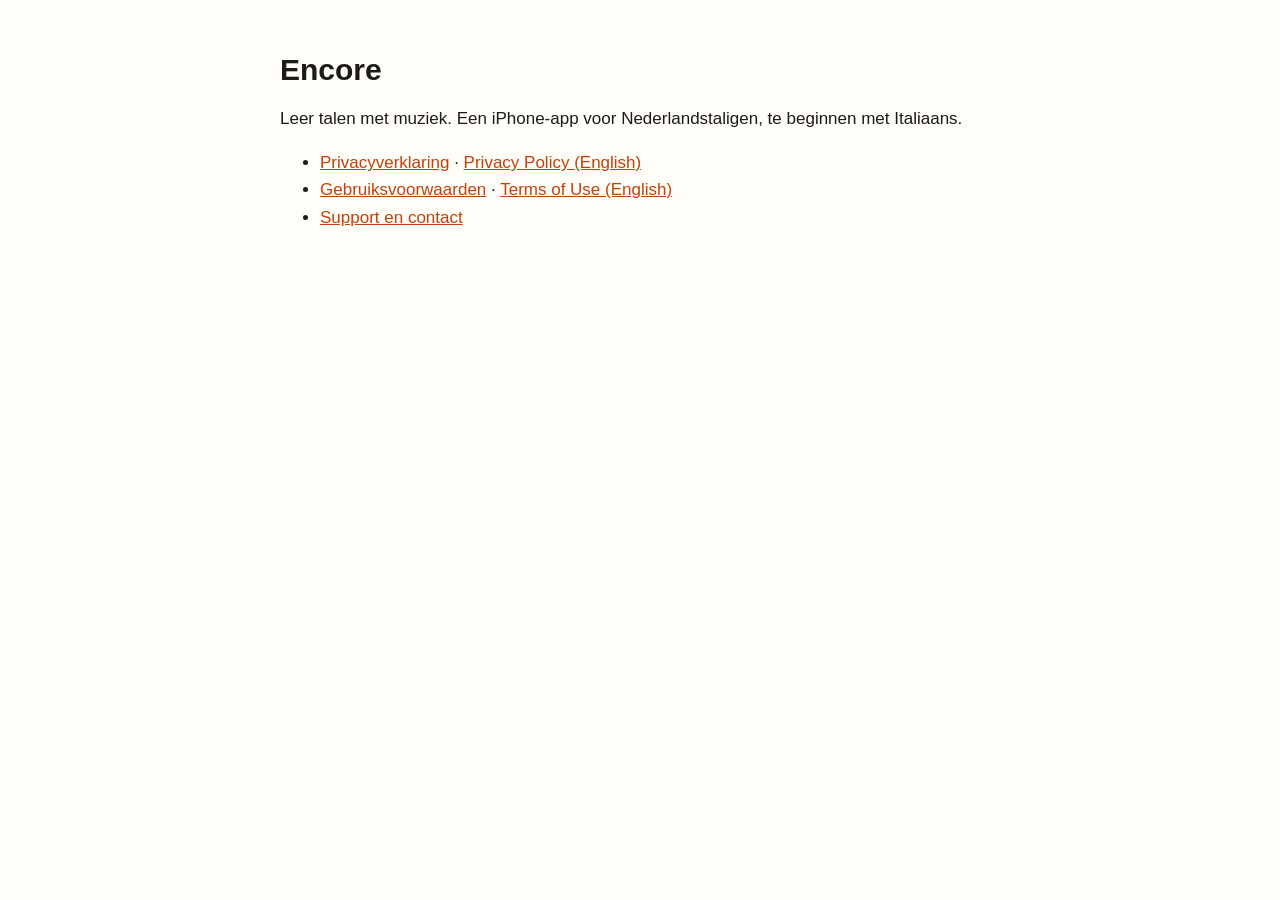
<file: index.html>
<!doctype html>
<html lang="nl">
<head>
<meta charset="utf-8"><meta name="viewport" content="width=device-width, initial-scale=1">
<title>Encore</title><link rel="stylesheet" href="style.css">
</head>
<body><main>
<h1>Encore</h1>
<p>Leer talen met muziek. Een iPhone-app voor Nederlandstaligen, te beginnen met Italiaans.</p>
<ul>
<li><a href="privacy.html">Privacyverklaring</a> · <a href="privacy-en.html">Privacy Policy (English)</a></li>
<li><a href="terms.html">Gebruiksvoorwaarden</a> · <a href="terms-en.html">Terms of Use (English)</a></li>
<li><a href="support.html">Support en contact</a></li>
</ul>
</main></body>
</html>
</file>
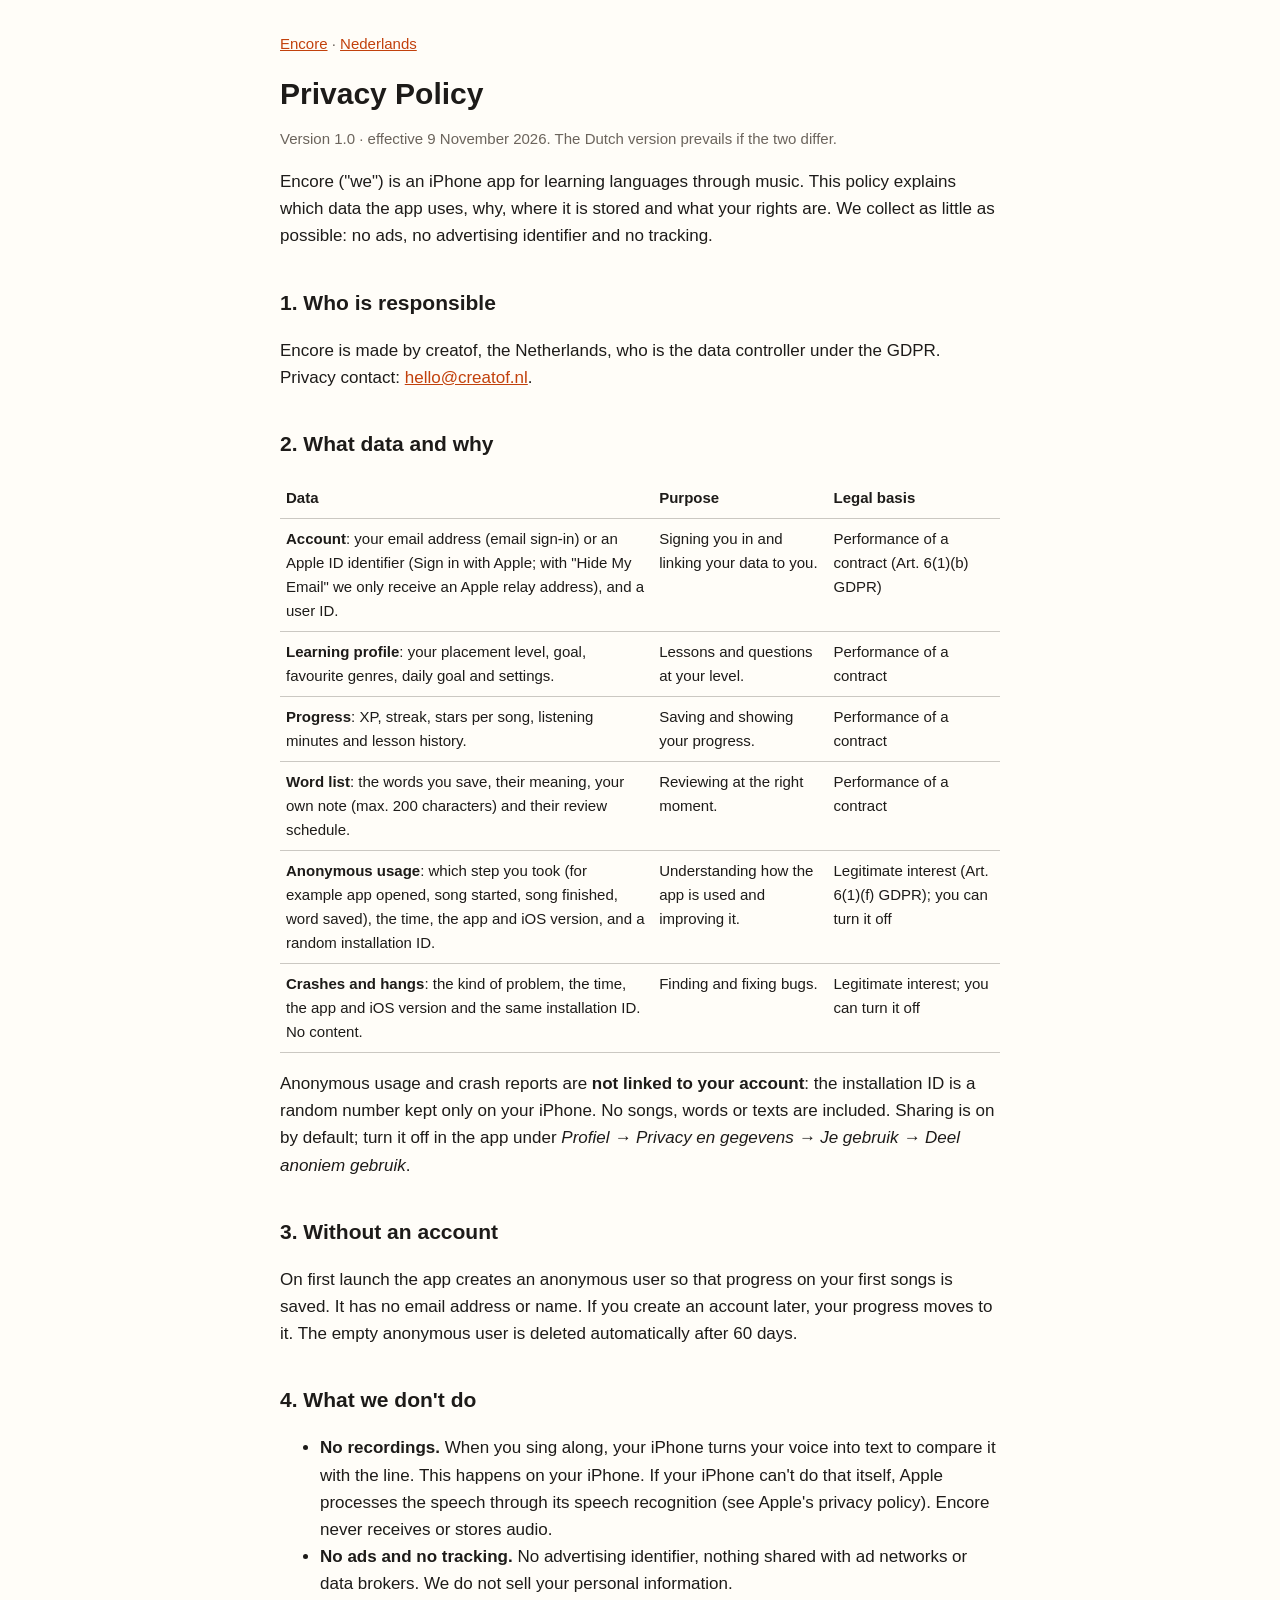
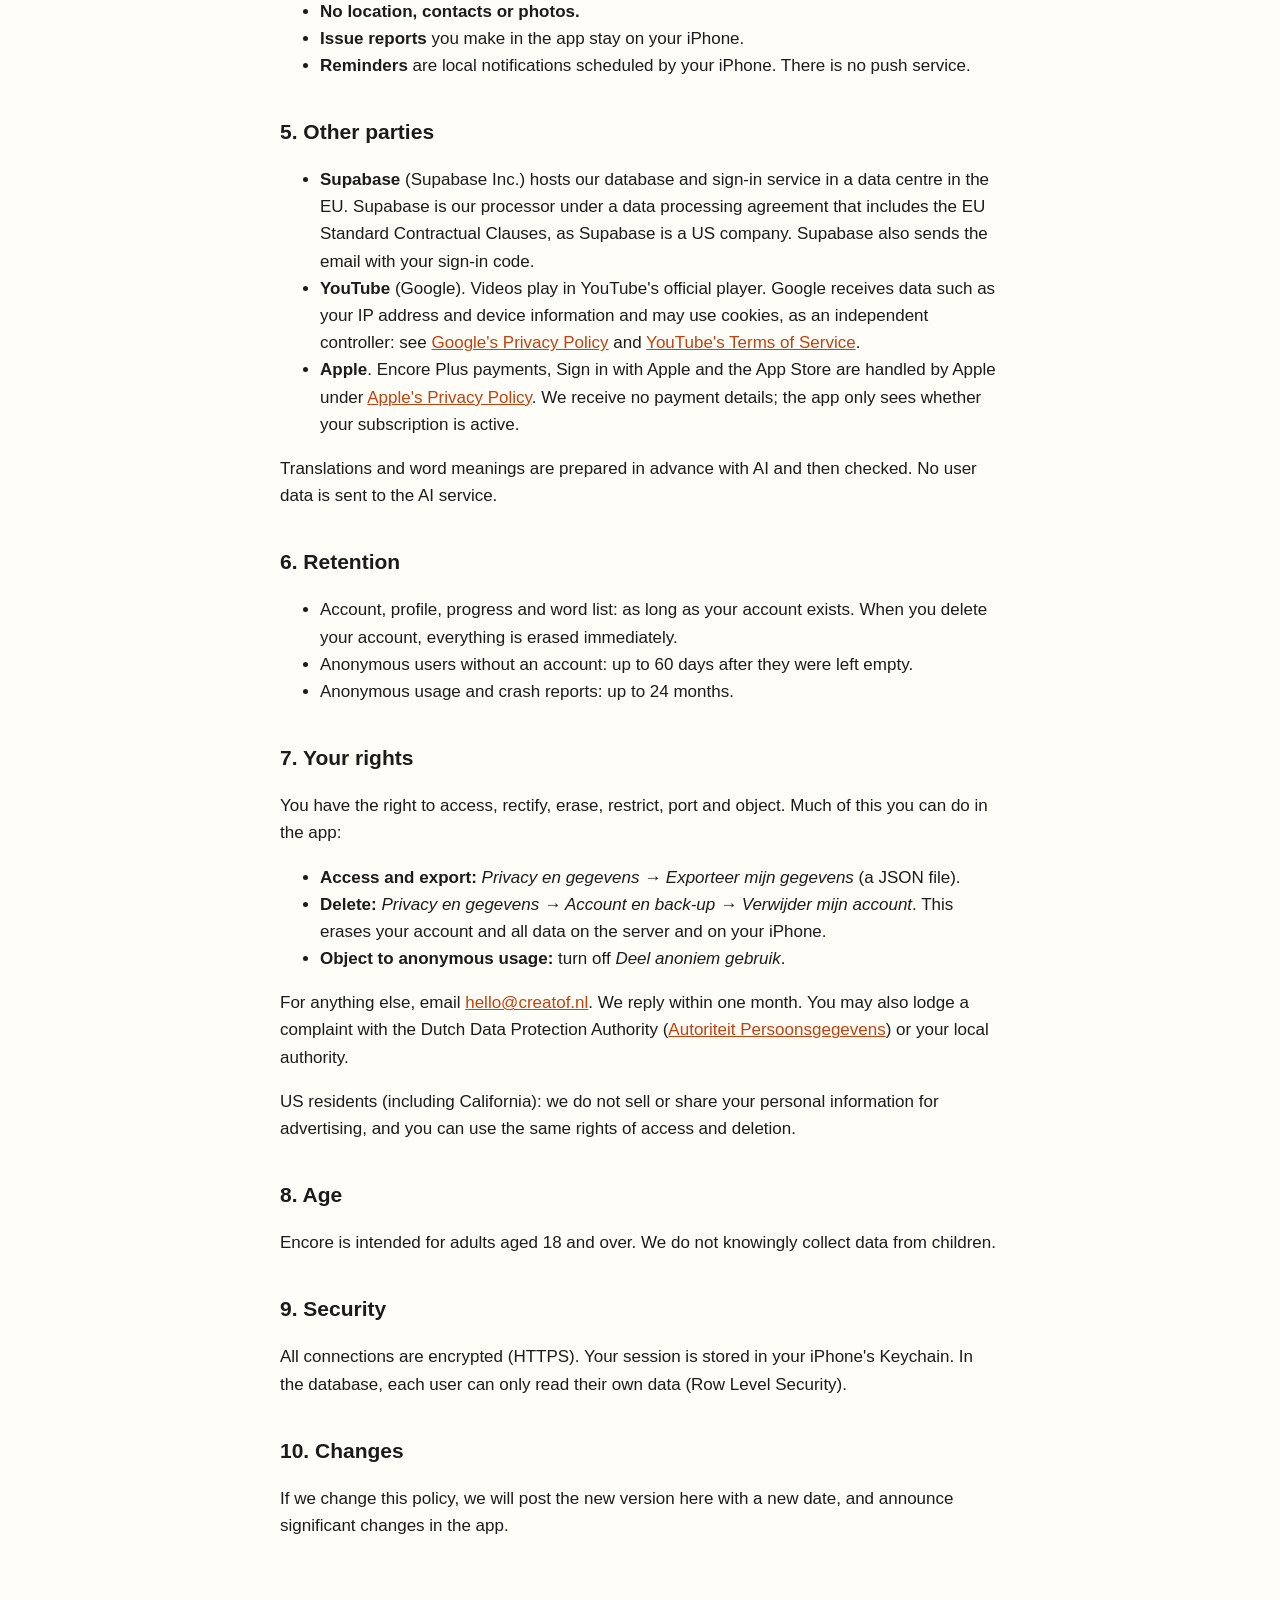
<file: privacy-en.html>
<!doctype html>
<html lang="en">
<head>
<meta charset="utf-8"><meta name="viewport" content="width=device-width, initial-scale=1">
<title>Encore Privacy Policy</title><link rel="stylesheet" href="style.css">
</head>
<body><main>
<nav><a href="index.html">Encore</a> · <a href="privacy.html">Nederlands</a></nav>
<h1>Privacy Policy</h1>
<p class="meta">Version 1.0 · effective 9 November 2026. The Dutch version prevails if the two differ.</p>

<p>Encore ("we") is an iPhone app for learning languages through music. This policy explains which data the app uses, why, where it is stored and what your rights are. We collect as little as possible: no ads, no advertising identifier and no tracking.</p>

<h2>1. Who is responsible</h2>
<p>Encore is made by creatof, the Netherlands, who is the data controller under the GDPR. Privacy contact: <a href="mailto:hello@creatof.nl">hello@creatof.nl</a>.</p>

<h2>2. What data and why</h2>
<table>
<tr><th>Data</th><th>Purpose</th><th>Legal basis</th></tr>
<tr><td><strong>Account</strong>: your email address (email sign-in) or an Apple ID identifier (Sign in with Apple; with "Hide My Email" we only receive an Apple relay address), and a user ID.</td><td>Signing you in and linking your data to you.</td><td>Performance of a contract (Art. 6(1)(b) GDPR)</td></tr>
<tr><td><strong>Learning profile</strong>: your placement level, goal, favourite genres, daily goal and settings.</td><td>Lessons and questions at your level.</td><td>Performance of a contract</td></tr>
<tr><td><strong>Progress</strong>: XP, streak, stars per song, listening minutes and lesson history.</td><td>Saving and showing your progress.</td><td>Performance of a contract</td></tr>
<tr><td><strong>Word list</strong>: the words you save, their meaning, your own note (max. 200 characters) and their review schedule.</td><td>Reviewing at the right moment.</td><td>Performance of a contract</td></tr>
<tr><td><strong>Anonymous usage</strong>: which step you took (for example app opened, song started, song finished, word saved), the time, the app and iOS version, and a random installation ID.</td><td>Understanding how the app is used and improving it.</td><td>Legitimate interest (Art. 6(1)(f) GDPR); you can turn it off</td></tr>
<tr><td><strong>Crashes and hangs</strong>: the kind of problem, the time, the app and iOS version and the same installation ID. No content.</td><td>Finding and fixing bugs.</td><td>Legitimate interest; you can turn it off</td></tr>
</table>
<p>Anonymous usage and crash reports are <strong>not linked to your account</strong>: the installation ID is a random number kept only on your iPhone. No songs, words or texts are included. Sharing is on by default; turn it off in the app under <em>Profiel → Privacy en gegevens → Je gebruik → Deel anoniem gebruik</em>.</p>

<h2>3. Without an account</h2>
<p>On first launch the app creates an anonymous user so that progress on your first songs is saved. It has no email address or name. If you create an account later, your progress moves to it. The empty anonymous user is deleted automatically after 60 days.</p>

<h2>4. What we don't do</h2>
<ul>
<li><strong>No recordings.</strong> When you sing along, your iPhone turns your voice into text to compare it with the line. This happens on your iPhone. If your iPhone can't do that itself, Apple processes the speech through its speech recognition (see Apple's privacy policy). Encore never receives or stores audio.</li>
<li><strong>No ads and no tracking.</strong> No advertising identifier, nothing shared with ad networks or data brokers. We do not sell your personal information.</li>
<li><strong>No location, contacts or photos.</strong></li>
<li><strong>Issue reports</strong> you make in the app stay on your iPhone.</li>
<li><strong>Reminders</strong> are local notifications scheduled by your iPhone. There is no push service.</li>
</ul>

<h2>5. Other parties</h2>
<ul>
<li><strong>Supabase</strong> (Supabase Inc.) hosts our database and sign-in service in a data centre in the EU. Supabase is our processor under a data processing agreement that includes the EU Standard Contractual Clauses, as Supabase is a US company. Supabase also sends the email with your sign-in code.</li>
<li><strong>YouTube</strong> (Google). Videos play in YouTube's official player. Google receives data such as your IP address and device information and may use cookies, as an independent controller: see <a href="https://policies.google.com/privacy">Google's Privacy Policy</a> and <a href="https://www.youtube.com/t/terms">YouTube's Terms of Service</a>.</li>
<li><strong>Apple</strong>. Encore Plus payments, Sign in with Apple and the App Store are handled by Apple under <a href="https://www.apple.com/legal/privacy/">Apple's Privacy Policy</a>. We receive no payment details; the app only sees whether your subscription is active.</li>
</ul>
<p>Translations and word meanings are prepared in advance with AI and then checked. No user data is sent to the AI service.</p>

<h2>6. Retention</h2>
<ul>
<li>Account, profile, progress and word list: as long as your account exists. When you delete your account, everything is erased immediately.</li>
<li>Anonymous users without an account: up to 60 days after they were left empty.</li>
<li>Anonymous usage and crash reports: up to 24 months.</li>
</ul>

<h2>7. Your rights</h2>
<p>You have the right to access, rectify, erase, restrict, port and object. Much of this you can do in the app:</p>
<ul>
<li><strong>Access and export:</strong> <em>Privacy en gegevens → Exporteer mijn gegevens</em> (a JSON file).</li>
<li><strong>Delete:</strong> <em>Privacy en gegevens → Account en back-up → Verwijder mijn account</em>. This erases your account and all data on the server and on your iPhone.</li>
<li><strong>Object to anonymous usage:</strong> turn off <em>Deel anoniem gebruik</em>.</li>
</ul>
<p>For anything else, email <a href="mailto:hello@creatof.nl">hello@creatof.nl</a>. We reply within one month. You may also lodge a complaint with the Dutch Data Protection Authority (<a href="https://autoriteitpersoonsgegevens.nl/en">Autoriteit Persoonsgegevens</a>) or your local authority.</p>
<p>US residents (including California): we do not sell or share your personal information for advertising, and you can use the same rights of access and deletion.</p>

<h2>8. Age</h2>
<p>Encore is intended for adults aged 18 and over. We do not knowingly collect data from children.</p>

<h2>9. Security</h2>
<p>All connections are encrypted (HTTPS). Your session is stored in your iPhone's Keychain. In the database, each user can only read their own data (Row Level Security).</p>

<h2>10. Changes</h2>
<p>If we change this policy, we will post the new version here with a new date, and announce significant changes in the app.</p>
</main></body>
</html>
</file>
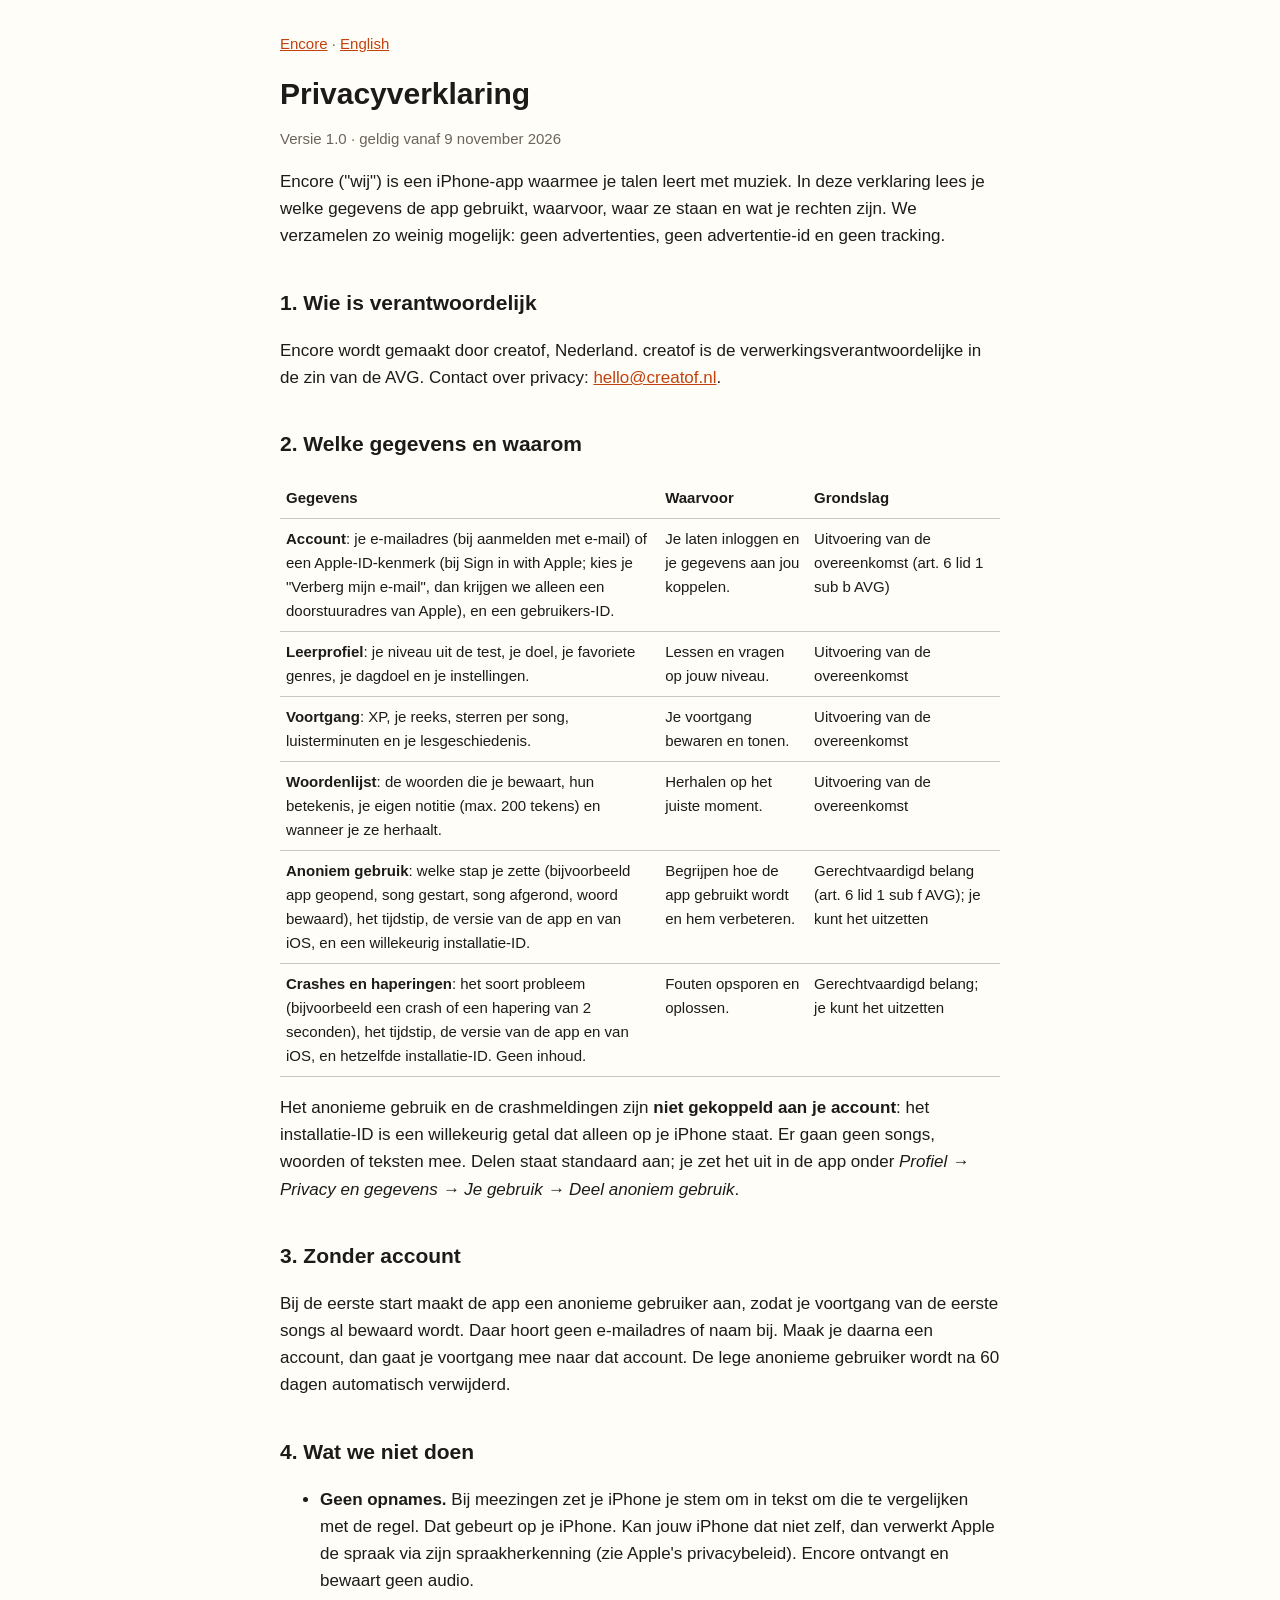
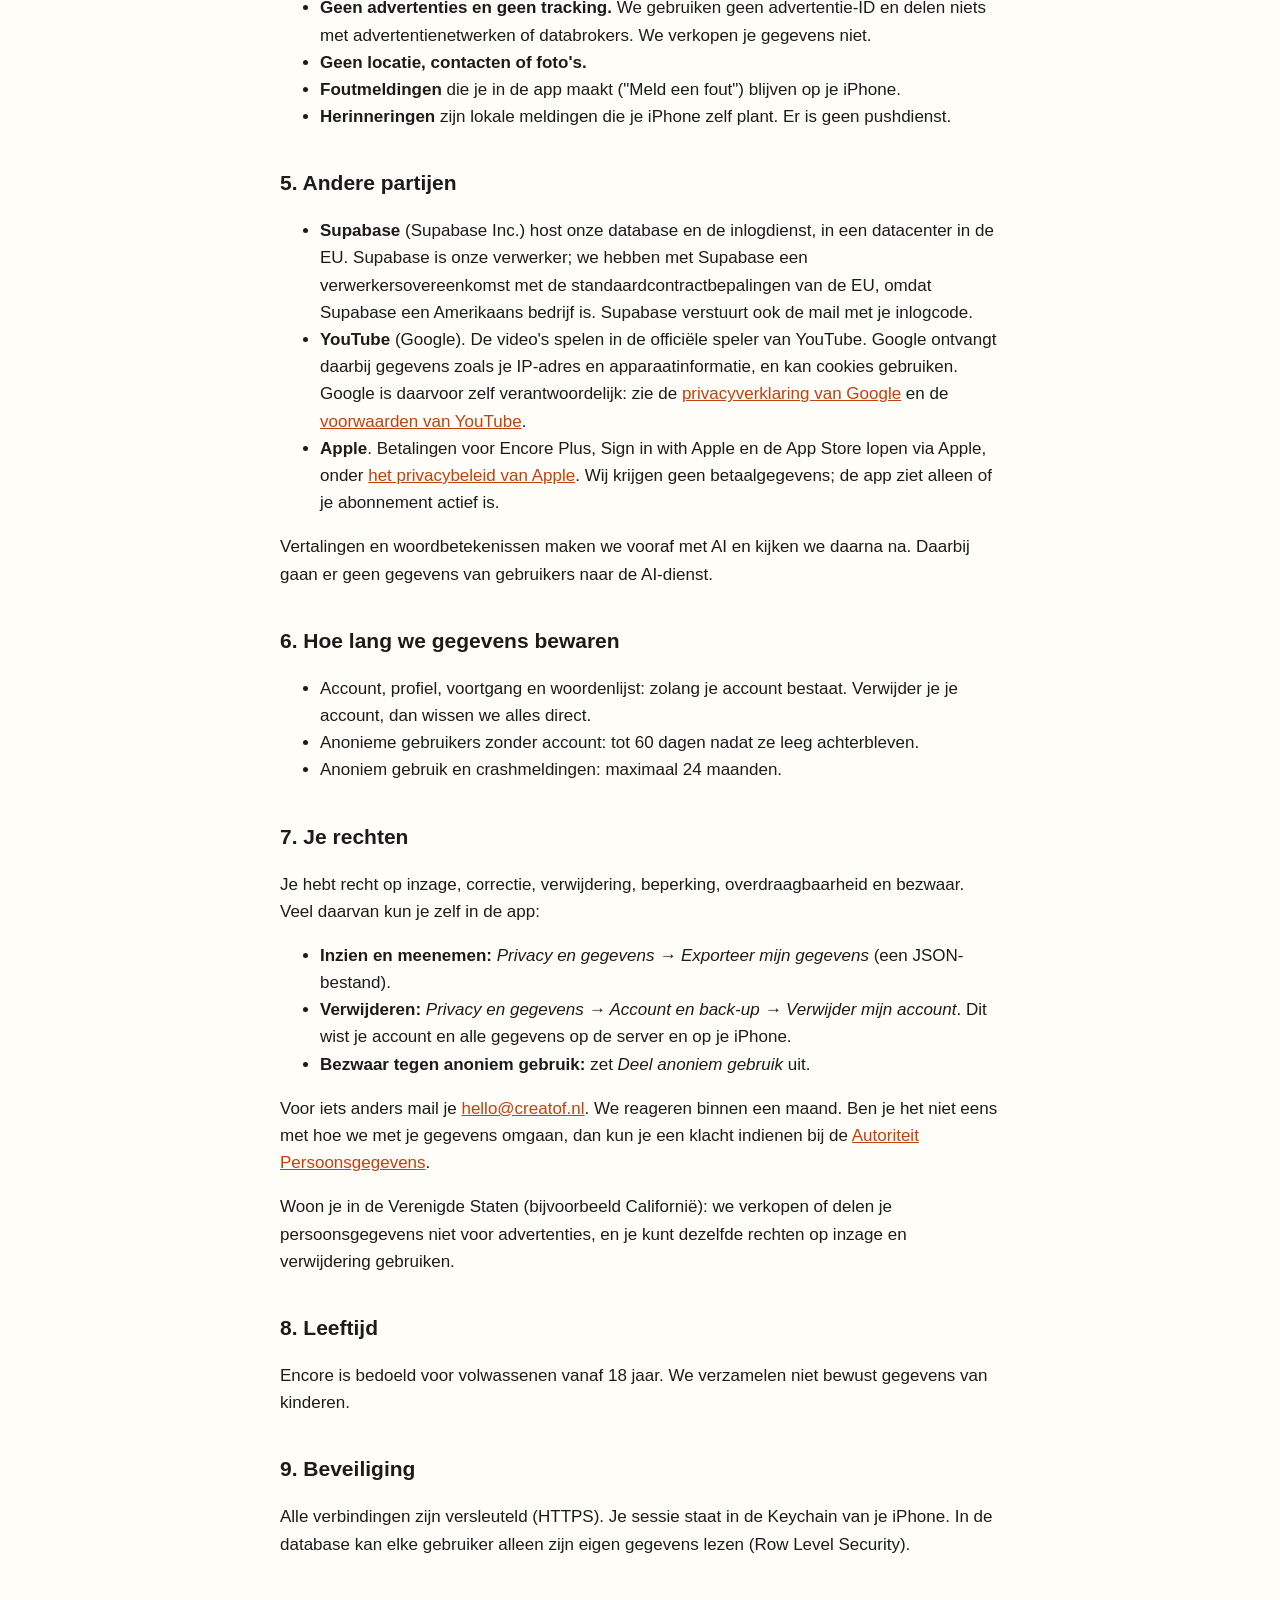
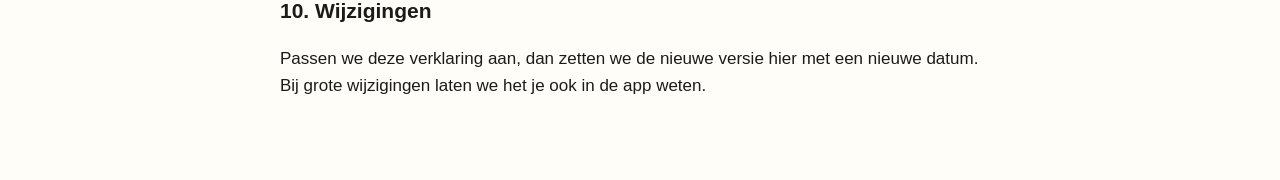
<file: privacy.html>
<!doctype html>
<html lang="nl">
<head>
<meta charset="utf-8"><meta name="viewport" content="width=device-width, initial-scale=1">
<title>Privacyverklaring Encore</title><link rel="stylesheet" href="style.css">
</head>
<body><main>
<nav><a href="index.html">Encore</a> · <a href="privacy-en.html">English</a></nav>
<h1>Privacyverklaring</h1>
<p class="meta">Versie 1.0 · geldig vanaf 9 november 2026</p>

<p>Encore ("wij") is een iPhone-app waarmee je talen leert met muziek. In deze verklaring lees je welke gegevens de app gebruikt, waarvoor, waar ze staan en wat je rechten zijn. We verzamelen zo weinig mogelijk: geen advertenties, geen advertentie-id en geen tracking.</p>

<h2>1. Wie is verantwoordelijk</h2>
<p>Encore wordt gemaakt door creatof, Nederland. creatof is de verwerkingsverantwoordelijke in de zin van de AVG. Contact over privacy: <a href="mailto:hello@creatof.nl">hello@creatof.nl</a>.</p>

<h2>2. Welke gegevens en waarom</h2>
<table>
<tr><th>Gegevens</th><th>Waarvoor</th><th>Grondslag</th></tr>
<tr><td><strong>Account</strong>: je e-mailadres (bij aanmelden met e-mail) of een Apple-ID-kenmerk (bij Sign in with Apple; kies je "Verberg mijn e-mail", dan krijgen we alleen een doorstuuradres van Apple), en een gebruikers-ID.</td><td>Je laten inloggen en je gegevens aan jou koppelen.</td><td>Uitvoering van de overeenkomst (art. 6 lid 1 sub b AVG)</td></tr>
<tr><td><strong>Leerprofiel</strong>: je niveau uit de test, je doel, je favoriete genres, je dagdoel en je instellingen.</td><td>Lessen en vragen op jouw niveau.</td><td>Uitvoering van de overeenkomst</td></tr>
<tr><td><strong>Voortgang</strong>: XP, je reeks, sterren per song, luisterminuten en je lesgeschiedenis.</td><td>Je voortgang bewaren en tonen.</td><td>Uitvoering van de overeenkomst</td></tr>
<tr><td><strong>Woordenlijst</strong>: de woorden die je bewaart, hun betekenis, je eigen notitie (max. 200 tekens) en wanneer je ze herhaalt.</td><td>Herhalen op het juiste moment.</td><td>Uitvoering van de overeenkomst</td></tr>
<tr><td><strong>Anoniem gebruik</strong>: welke stap je zette (bijvoorbeeld app geopend, song gestart, song afgerond, woord bewaard), het tijdstip, de versie van de app en van iOS, en een willekeurig installatie-ID.</td><td>Begrijpen hoe de app gebruikt wordt en hem verbeteren.</td><td>Gerechtvaardigd belang (art. 6 lid 1 sub f AVG); je kunt het uitzetten</td></tr>
<tr><td><strong>Crashes en haperingen</strong>: het soort probleem (bijvoorbeeld een crash of een hapering van 2 seconden), het tijdstip, de versie van de app en van iOS, en hetzelfde installatie-ID. Geen inhoud.</td><td>Fouten opsporen en oplossen.</td><td>Gerechtvaardigd belang; je kunt het uitzetten</td></tr>
</table>
<p>Het anonieme gebruik en de crashmeldingen zijn <strong>niet gekoppeld aan je account</strong>: het installatie-ID is een willekeurig getal dat alleen op je iPhone staat. Er gaan geen songs, woorden of teksten mee. Delen staat standaard aan; je zet het uit in de app onder <em>Profiel → Privacy en gegevens → Je gebruik → Deel anoniem gebruik</em>.</p>

<h2>3. Zonder account</h2>
<p>Bij de eerste start maakt de app een anonieme gebruiker aan, zodat je voortgang van de eerste songs al bewaard wordt. Daar hoort geen e-mailadres of naam bij. Maak je daarna een account, dan gaat je voortgang mee naar dat account. De lege anonieme gebruiker wordt na 60 dagen automatisch verwijderd.</p>

<h2>4. Wat we niet doen</h2>
<ul>
<li><strong>Geen opnames.</strong> Bij meezingen zet je iPhone je stem om in tekst om die te vergelijken met de regel. Dat gebeurt op je iPhone. Kan jouw iPhone dat niet zelf, dan verwerkt Apple de spraak via zijn spraakherkenning (zie Apple's privacybeleid). Encore ontvangt en bewaart geen audio.</li>
<li><strong>Geen advertenties en geen tracking.</strong> We gebruiken geen advertentie-ID en delen niets met advertentienetwerken of databrokers. We verkopen je gegevens niet.</li>
<li><strong>Geen locatie, contacten of foto's.</strong></li>
<li><strong>Foutmeldingen</strong> die je in de app maakt ("Meld een fout") blijven op je iPhone.</li>
<li><strong>Herinneringen</strong> zijn lokale meldingen die je iPhone zelf plant. Er is geen pushdienst.</li>
</ul>

<h2>5. Andere partijen</h2>
<ul>
<li><strong>Supabase</strong> (Supabase Inc.) host onze database en de inlogdienst, in een datacenter in de EU. Supabase is onze verwerker; we hebben met Supabase een verwerkersovereenkomst met de standaardcontractbepalingen van de EU, omdat Supabase een Amerikaans bedrijf is. Supabase verstuurt ook de mail met je inlogcode.</li>
<li><strong>YouTube</strong> (Google). De video's spelen in de officiële speler van YouTube. Google ontvangt daarbij gegevens zoals je IP-adres en apparaatinformatie, en kan cookies gebruiken. Google is daarvoor zelf verantwoordelijk: zie de <a href="https://policies.google.com/privacy">privacyverklaring van Google</a> en de <a href="https://www.youtube.com/t/terms">voorwaarden van YouTube</a>.</li>
<li><strong>Apple</strong>. Betalingen voor Encore Plus, Sign in with Apple en de App Store lopen via Apple, onder <a href="https://www.apple.com/legal/privacy/">het privacybeleid van Apple</a>. Wij krijgen geen betaalgegevens; de app ziet alleen of je abonnement actief is.</li>
</ul>
<p>Vertalingen en woordbetekenissen maken we vooraf met AI en kijken we daarna na. Daarbij gaan er geen gegevens van gebruikers naar de AI-dienst.</p>

<h2>6. Hoe lang we gegevens bewaren</h2>
<ul>
<li>Account, profiel, voortgang en woordenlijst: zolang je account bestaat. Verwijder je je account, dan wissen we alles direct.</li>
<li>Anonieme gebruikers zonder account: tot 60 dagen nadat ze leeg achterbleven.</li>
<li>Anoniem gebruik en crashmeldingen: maximaal 24 maanden.</li>
</ul>

<h2>7. Je rechten</h2>
<p>Je hebt recht op inzage, correctie, verwijdering, beperking, overdraagbaarheid en bezwaar. Veel daarvan kun je zelf in de app:</p>
<ul>
<li><strong>Inzien en meenemen:</strong> <em>Privacy en gegevens → Exporteer mijn gegevens</em> (een JSON-bestand).</li>
<li><strong>Verwijderen:</strong> <em>Privacy en gegevens → Account en back-up → Verwijder mijn account</em>. Dit wist je account en alle gegevens op de server en op je iPhone.</li>
<li><strong>Bezwaar tegen anoniem gebruik:</strong> zet <em>Deel anoniem gebruik</em> uit.</li>
</ul>
<p>Voor iets anders mail je <a href="mailto:hello@creatof.nl">hello@creatof.nl</a>. We reageren binnen een maand. Ben je het niet eens met hoe we met je gegevens omgaan, dan kun je een klacht indienen bij de <a href="https://autoriteitpersoonsgegevens.nl">Autoriteit Persoonsgegevens</a>.</p>
<p>Woon je in de Verenigde Staten (bijvoorbeeld Californië): we verkopen of delen je persoonsgegevens niet voor advertenties, en je kunt dezelfde rechten op inzage en verwijdering gebruiken.</p>

<h2>8. Leeftijd</h2>
<p>Encore is bedoeld voor volwassenen vanaf 18 jaar. We verzamelen niet bewust gegevens van kinderen.</p>

<h2>9. Beveiliging</h2>
<p>Alle verbindingen zijn versleuteld (HTTPS). Je sessie staat in de Keychain van je iPhone. In de database kan elke gebruiker alleen zijn eigen gegevens lezen (Row Level Security).</p>

<h2>10. Wijzigingen</h2>
<p>Passen we deze verklaring aan, dan zetten we de nieuwe versie hier met een nieuwe datum. Bij grote wijzigingen laten we het je ook in de app weten.</p>
</main></body>
</html>
</file>
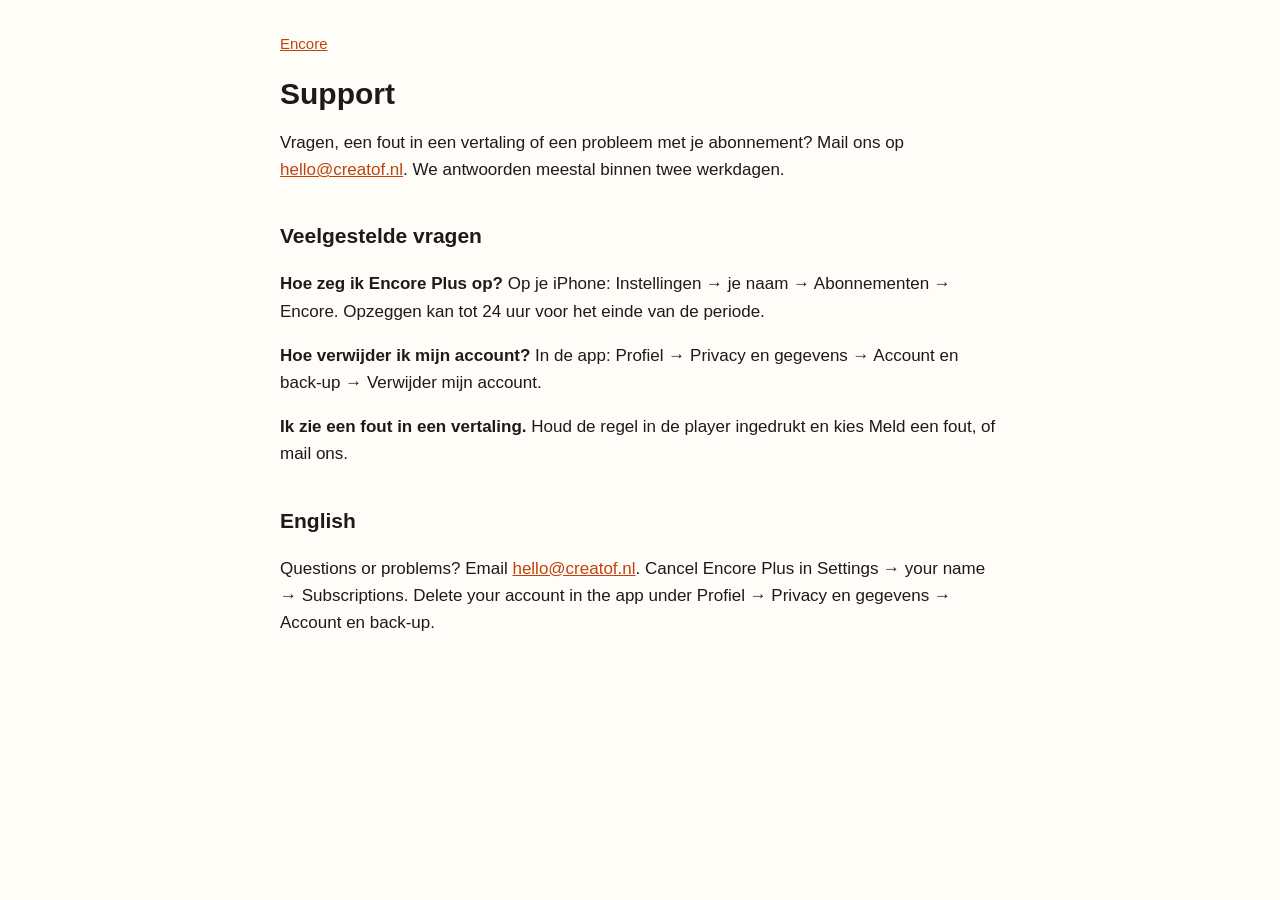
<file: support.html>
<!doctype html>
<html lang="nl">
<head>
<meta charset="utf-8"><meta name="viewport" content="width=device-width, initial-scale=1">
<title>Encore support</title><link rel="stylesheet" href="style.css">
</head>
<body><main>
<nav><a href="index.html">Encore</a></nav>
<h1>Support</h1>
<p>Vragen, een fout in een vertaling of een probleem met je abonnement? Mail ons op <a href="mailto:hello@creatof.nl">hello@creatof.nl</a>. We antwoorden meestal binnen twee werkdagen.</p>
<h2>Veelgestelde vragen</h2>
<p><strong>Hoe zeg ik Encore Plus op?</strong> Op je iPhone: Instellingen → je naam → Abonnementen → Encore. Opzeggen kan tot 24 uur voor het einde van de periode.</p>
<p><strong>Hoe verwijder ik mijn account?</strong> In de app: Profiel → Privacy en gegevens → Account en back-up → Verwijder mijn account.</p>
<p><strong>Ik zie een fout in een vertaling.</strong> Houd de regel in de player ingedrukt en kies Meld een fout, of mail ons.</p>
<h2>English</h2>
<p>Questions or problems? Email <a href="mailto:hello@creatof.nl">hello@creatof.nl</a>. Cancel Encore Plus in Settings → your name → Subscriptions. Delete your account in the app under Profiel → Privacy en gegevens → Account en back-up.</p>
</main></body>
</html>
</file>
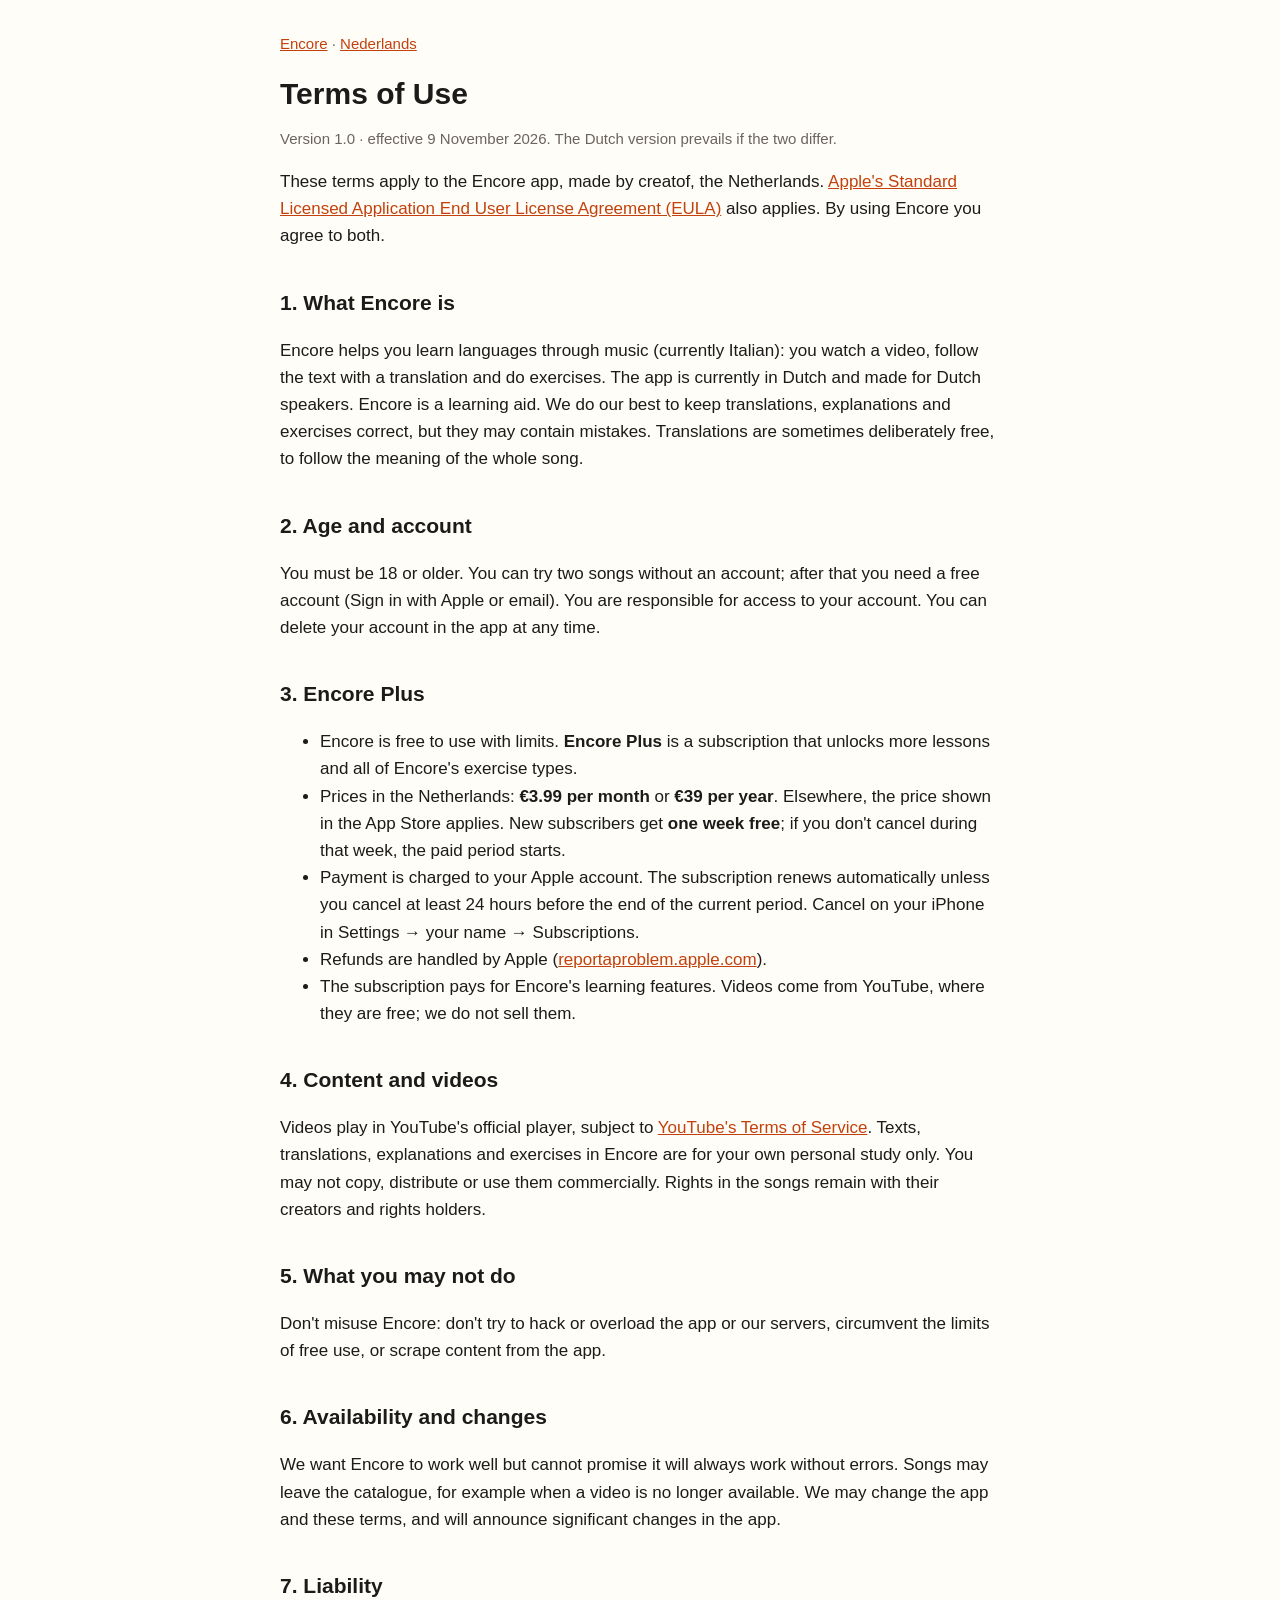
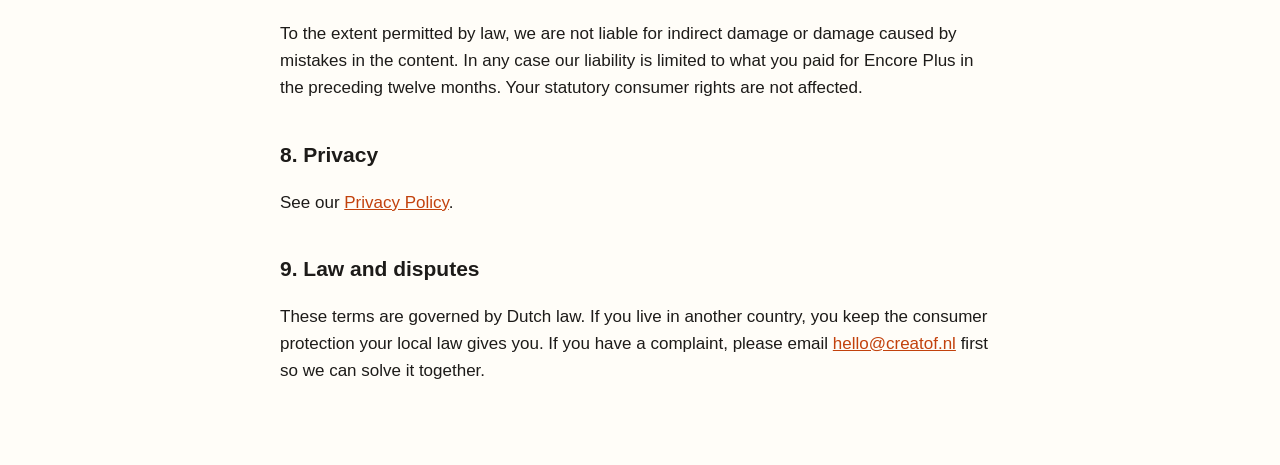
<file: terms-en.html>
<!doctype html>
<html lang="en">
<head>
<meta charset="utf-8"><meta name="viewport" content="width=device-width, initial-scale=1">
<title>Encore Terms of Use</title><link rel="stylesheet" href="style.css">
</head>
<body><main>
<nav><a href="index.html">Encore</a> · <a href="terms.html">Nederlands</a></nav>
<h1>Terms of Use</h1>
<p class="meta">Version 1.0 · effective 9 November 2026. The Dutch version prevails if the two differ.</p>

<p>These terms apply to the Encore app, made by creatof, the Netherlands. <a href="https://www.apple.com/legal/internet-services/itunes/dev/stdeula/">Apple's Standard Licensed Application End User License Agreement (EULA)</a> also applies. By using Encore you agree to both.</p>

<h2>1. What Encore is</h2>
<p>Encore helps you learn languages through music (currently Italian): you watch a video, follow the text with a translation and do exercises. The app is currently in Dutch and made for Dutch speakers. Encore is a learning aid. We do our best to keep translations, explanations and exercises correct, but they may contain mistakes. Translations are sometimes deliberately free, to follow the meaning of the whole song.</p>

<h2>2. Age and account</h2>
<p>You must be 18 or older. You can try two songs without an account; after that you need a free account (Sign in with Apple or email). You are responsible for access to your account. You can delete your account in the app at any time.</p>

<h2>3. Encore Plus</h2>
<ul>
<li>Encore is free to use with limits. <strong>Encore Plus</strong> is a subscription that unlocks more lessons and all of Encore's exercise types.</li>
<li>Prices in the Netherlands: <strong>€3.99 per month</strong> or <strong>€39 per year</strong>. Elsewhere, the price shown in the App Store applies. New subscribers get <strong>one week free</strong>; if you don't cancel during that week, the paid period starts.</li>
<li>Payment is charged to your Apple account. The subscription renews automatically unless you cancel at least 24 hours before the end of the current period. Cancel on your iPhone in Settings → your name → Subscriptions.</li>
<li>Refunds are handled by Apple (<a href="https://reportaproblem.apple.com">reportaproblem.apple.com</a>).</li>
<li>The subscription pays for Encore's learning features. Videos come from YouTube, where they are free; we do not sell them.</li>
</ul>

<h2>4. Content and videos</h2>
<p>Videos play in YouTube's official player, subject to <a href="https://www.youtube.com/t/terms">YouTube's Terms of Service</a>. Texts, translations, explanations and exercises in Encore are for your own personal study only. You may not copy, distribute or use them commercially. Rights in the songs remain with their creators and rights holders.</p>

<h2>5. What you may not do</h2>
<p>Don't misuse Encore: don't try to hack or overload the app or our servers, circumvent the limits of free use, or scrape content from the app.</p>

<h2>6. Availability and changes</h2>
<p>We want Encore to work well but cannot promise it will always work without errors. Songs may leave the catalogue, for example when a video is no longer available. We may change the app and these terms, and will announce significant changes in the app.</p>

<h2>7. Liability</h2>
<p>To the extent permitted by law, we are not liable for indirect damage or damage caused by mistakes in the content. In any case our liability is limited to what you paid for Encore Plus in the preceding twelve months. Your statutory consumer rights are not affected.</p>

<h2>8. Privacy</h2>
<p>See our <a href="privacy-en.html">Privacy Policy</a>.</p>

<h2>9. Law and disputes</h2>
<p>These terms are governed by Dutch law. If you live in another country, you keep the consumer protection your local law gives you. If you have a complaint, please email <a href="mailto:hello@creatof.nl">hello@creatof.nl</a> first so we can solve it together.</p>
</main></body>
</html>
</file>
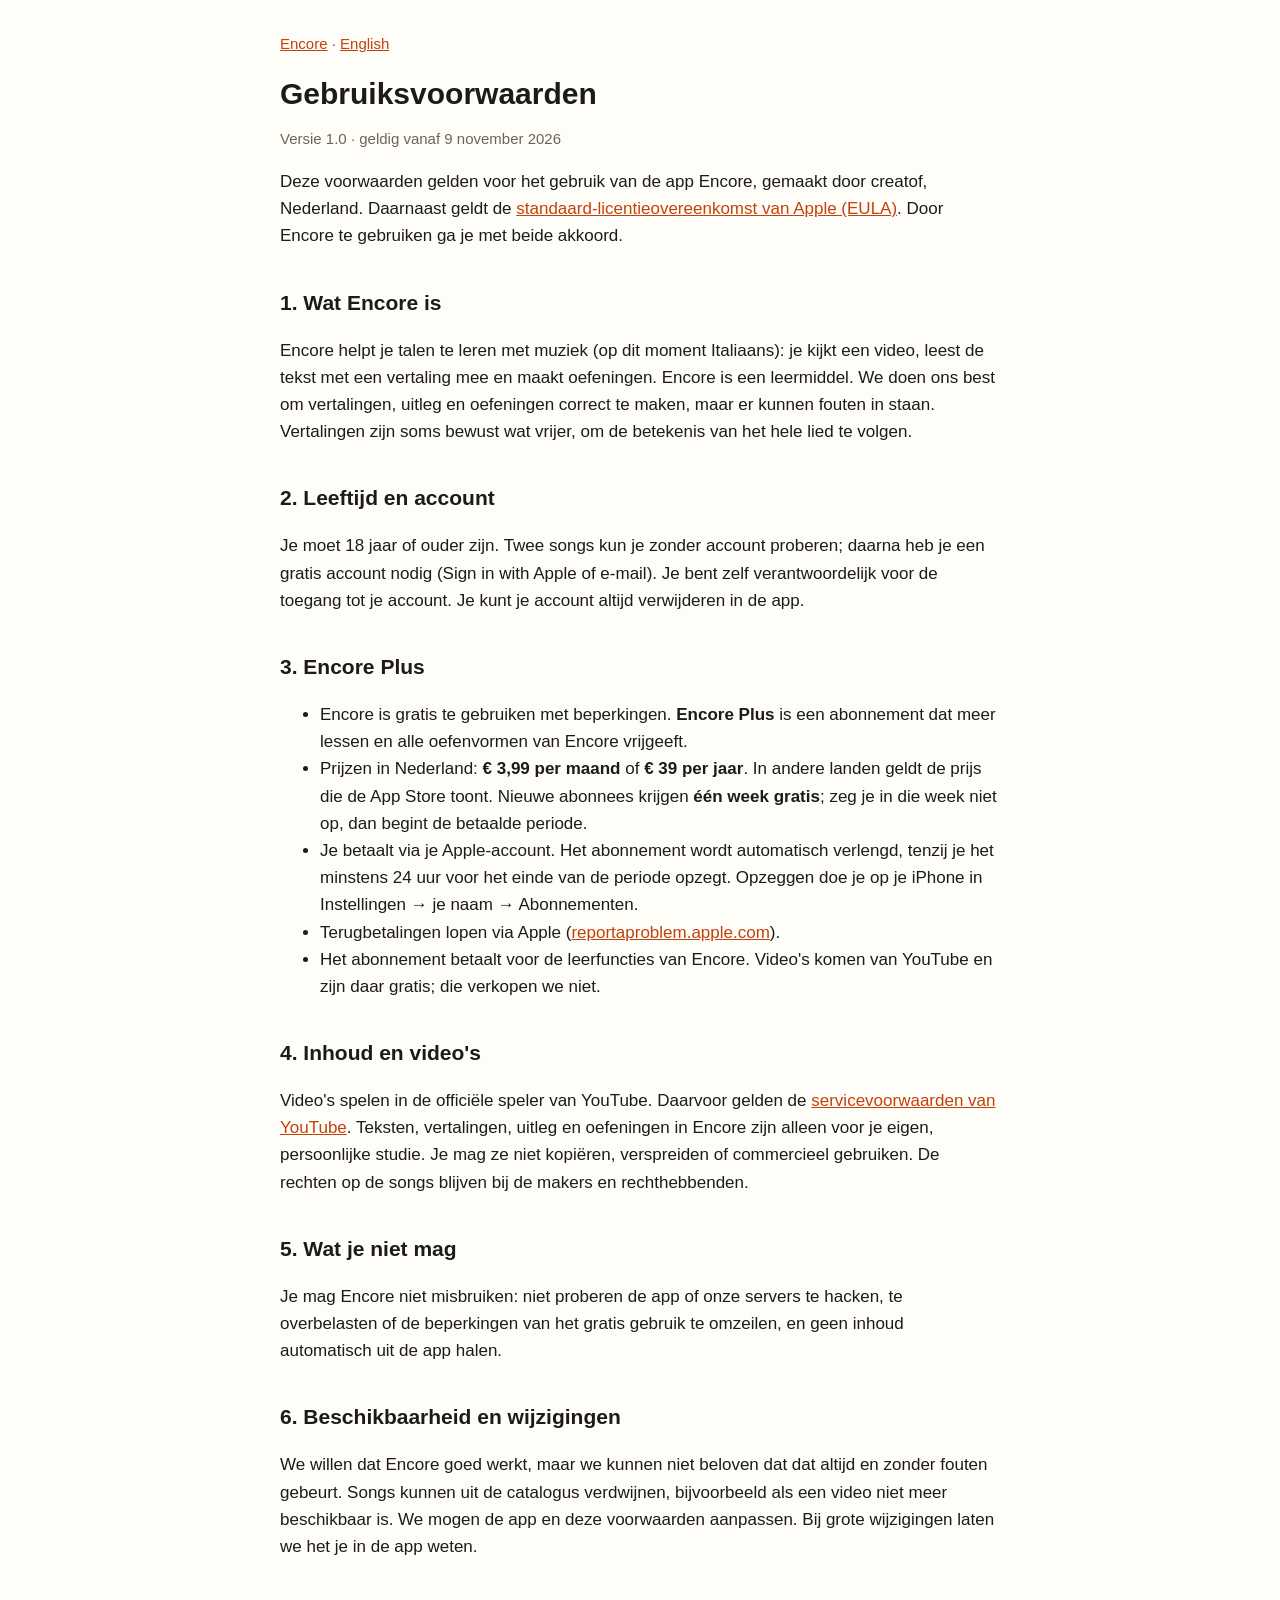
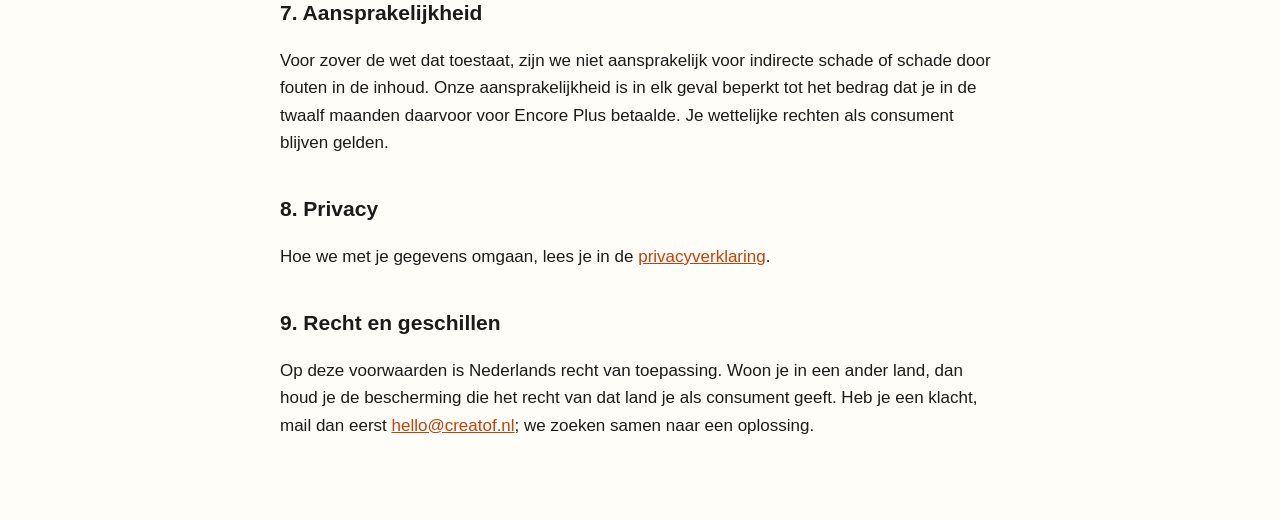
<file: terms.html>
<!doctype html>
<html lang="nl">
<head>
<meta charset="utf-8"><meta name="viewport" content="width=device-width, initial-scale=1">
<title>Gebruiksvoorwaarden Encore</title><link rel="stylesheet" href="style.css">
</head>
<body><main>
<nav><a href="index.html">Encore</a> · <a href="terms-en.html">English</a></nav>
<h1>Gebruiksvoorwaarden</h1>
<p class="meta">Versie 1.0 · geldig vanaf 9 november 2026</p>

<p>Deze voorwaarden gelden voor het gebruik van de app Encore, gemaakt door creatof, Nederland. Daarnaast geldt de <a href="https://www.apple.com/legal/internet-services/itunes/dev/stdeula/">standaard-licentieovereenkomst van Apple (EULA)</a>. Door Encore te gebruiken ga je met beide akkoord.</p>

<h2>1. Wat Encore is</h2>
<p>Encore helpt je talen te leren met muziek (op dit moment Italiaans): je kijkt een video, leest de tekst met een vertaling mee en maakt oefeningen. Encore is een leermiddel. We doen ons best om vertalingen, uitleg en oefeningen correct te maken, maar er kunnen fouten in staan. Vertalingen zijn soms bewust wat vrijer, om de betekenis van het hele lied te volgen.</p>

<h2>2. Leeftijd en account</h2>
<p>Je moet 18 jaar of ouder zijn. Twee songs kun je zonder account proberen; daarna heb je een gratis account nodig (Sign in with Apple of e-mail). Je bent zelf verantwoordelijk voor de toegang tot je account. Je kunt je account altijd verwijderen in de app.</p>

<h2>3. Encore Plus</h2>
<ul>
<li>Encore is gratis te gebruiken met beperkingen. <strong>Encore Plus</strong> is een abonnement dat meer lessen en alle oefenvormen van Encore vrijgeeft.</li>
<li>Prijzen in Nederland: <strong>€ 3,99 per maand</strong> of <strong>€ 39 per jaar</strong>. In andere landen geldt de prijs die de App Store toont. Nieuwe abonnees krijgen <strong>één week gratis</strong>; zeg je in die week niet op, dan begint de betaalde periode.</li>
<li>Je betaalt via je Apple-account. Het abonnement wordt automatisch verlengd, tenzij je het minstens 24 uur voor het einde van de periode opzegt. Opzeggen doe je op je iPhone in Instellingen → je naam → Abonnementen.</li>
<li>Terugbetalingen lopen via Apple (<a href="https://reportaproblem.apple.com">reportaproblem.apple.com</a>).</li>
<li>Het abonnement betaalt voor de leerfuncties van Encore. Video's komen van YouTube en zijn daar gratis; die verkopen we niet.</li>
</ul>

<h2>4. Inhoud en video's</h2>
<p>Video's spelen in de officiële speler van YouTube. Daarvoor gelden de <a href="https://www.youtube.com/t/terms">servicevoorwaarden van YouTube</a>. Teksten, vertalingen, uitleg en oefeningen in Encore zijn alleen voor je eigen, persoonlijke studie. Je mag ze niet kopiëren, verspreiden of commercieel gebruiken. De rechten op de songs blijven bij de makers en rechthebbenden.</p>

<h2>5. Wat je niet mag</h2>
<p>Je mag Encore niet misbruiken: niet proberen de app of onze servers te hacken, te overbelasten of de beperkingen van het gratis gebruik te omzeilen, en geen inhoud automatisch uit de app halen.</p>

<h2>6. Beschikbaarheid en wijzigingen</h2>
<p>We willen dat Encore goed werkt, maar we kunnen niet beloven dat dat altijd en zonder fouten gebeurt. Songs kunnen uit de catalogus verdwijnen, bijvoorbeeld als een video niet meer beschikbaar is. We mogen de app en deze voorwaarden aanpassen. Bij grote wijzigingen laten we het je in de app weten.</p>

<h2>7. Aansprakelijkheid</h2>
<p>Voor zover de wet dat toestaat, zijn we niet aansprakelijk voor indirecte schade of schade door fouten in de inhoud. Onze aansprakelijkheid is in elk geval beperkt tot het bedrag dat je in de twaalf maanden daarvoor voor Encore Plus betaalde. Je wettelijke rechten als consument blijven gelden.</p>

<h2>8. Privacy</h2>
<p>Hoe we met je gegevens omgaan, lees je in de <a href="privacy.html">privacyverklaring</a>.</p>

<h2>9. Recht en geschillen</h2>
<p>Op deze voorwaarden is Nederlands recht van toepassing. Woon je in een ander land, dan houd je de bescherming die het recht van dat land je als consument geeft. Heb je een klacht, mail dan eerst <a href="mailto:hello@creatof.nl">hello@creatof.nl</a>; we zoeken samen naar een oplossing.</p>
</main></body>
</html>
</file>
<file: style.css>
:root { --bg: #fffdf8; --text: #1d1b19; --muted: #6b645c; --accent: #c2410c; }
@media (prefers-color-scheme: dark) { :root { --bg: #151311; --text: #f3efe9; --muted: #a8a097; --accent: #fb923c; } }
body { background: var(--bg); color: var(--text); font: 17px/1.6 -apple-system, BlinkMacSystemFont, "Segoe UI", sans-serif; margin: 0; }
main { max-width: 720px; margin: 0 auto; padding: 32px 16px 64px; }
h1 { font-size: 30px; line-height: 1.2; margin-bottom: 4px; }
h2 { font-size: 21px; margin-top: 36px; }
a { color: var(--accent); }
.meta, nav { color: var(--muted); font-size: 15px; }
table { border-collapse: collapse; width: 100%; font-size: 15px; }
th, td { text-align: left; vertical-align: top; padding: 8px 6px; border-bottom: 1px solid color-mix(in srgb, var(--muted) 35%, transparent); }
</file>
